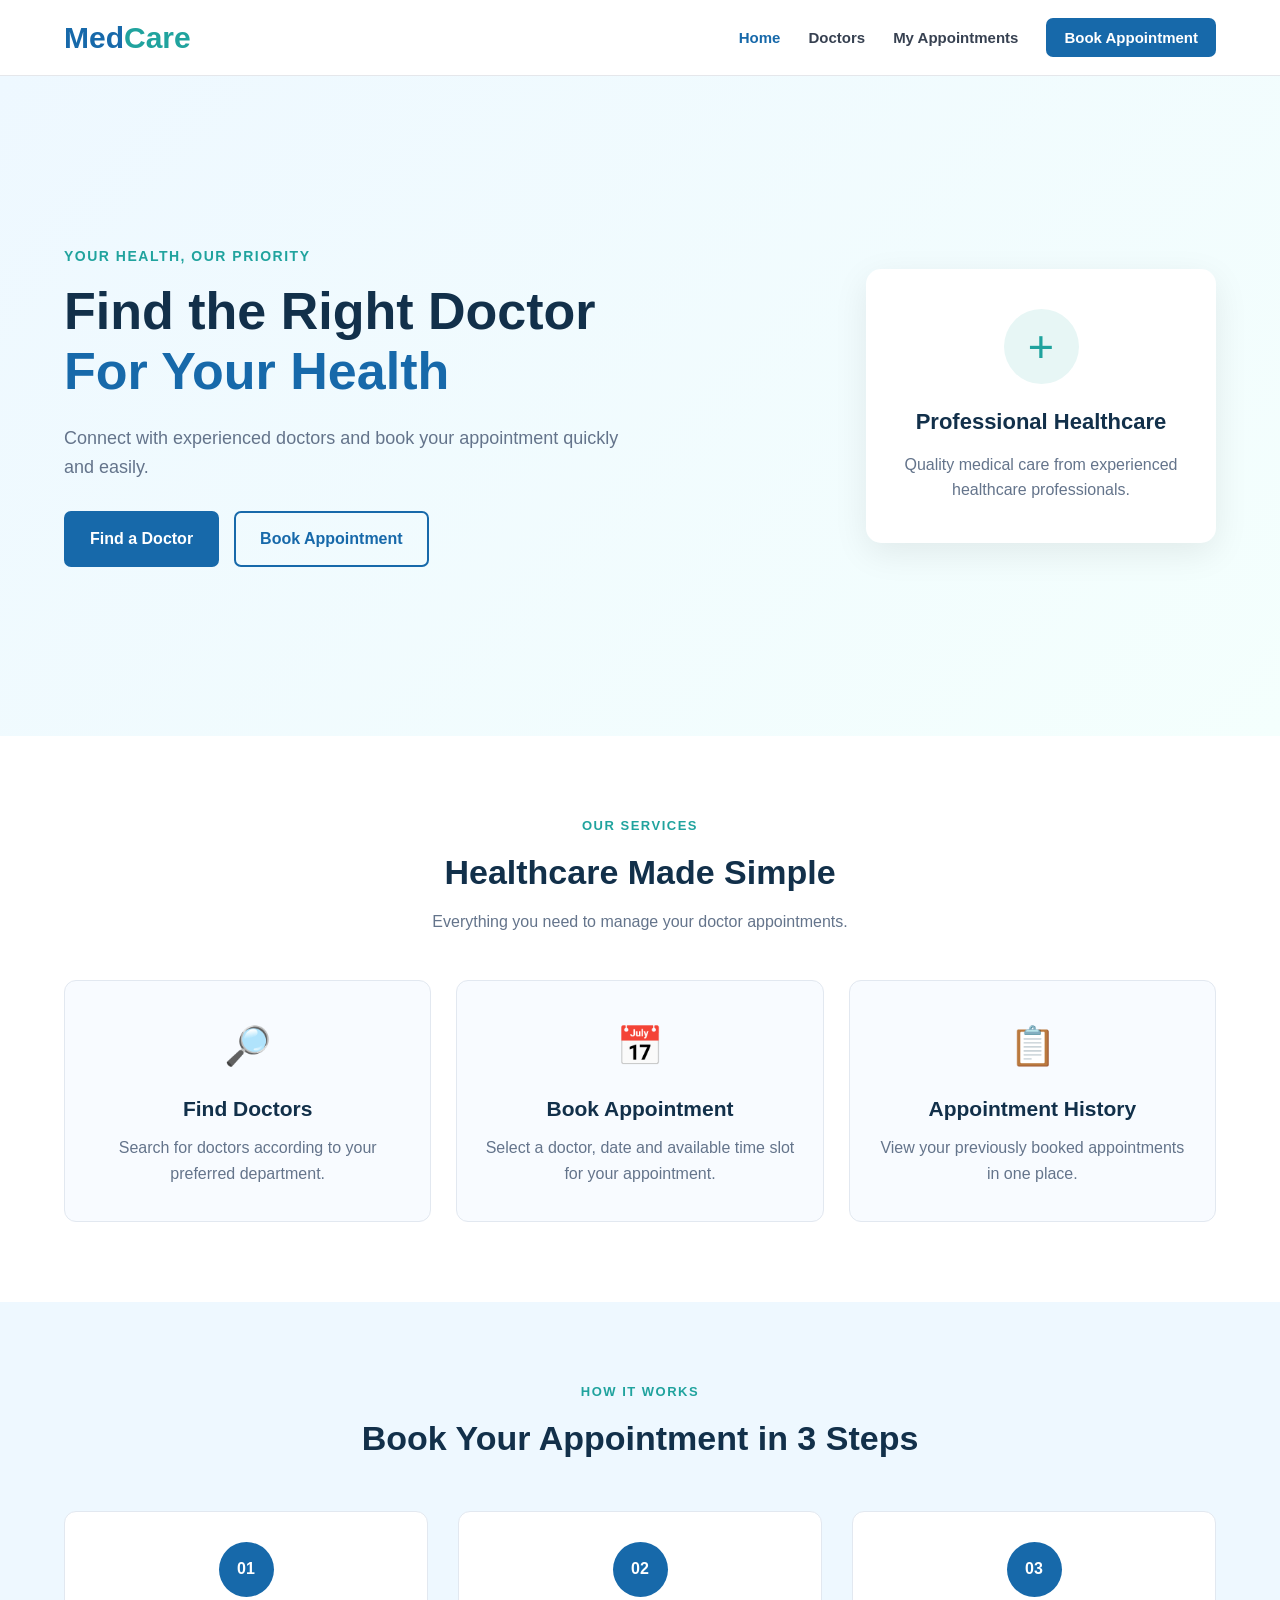
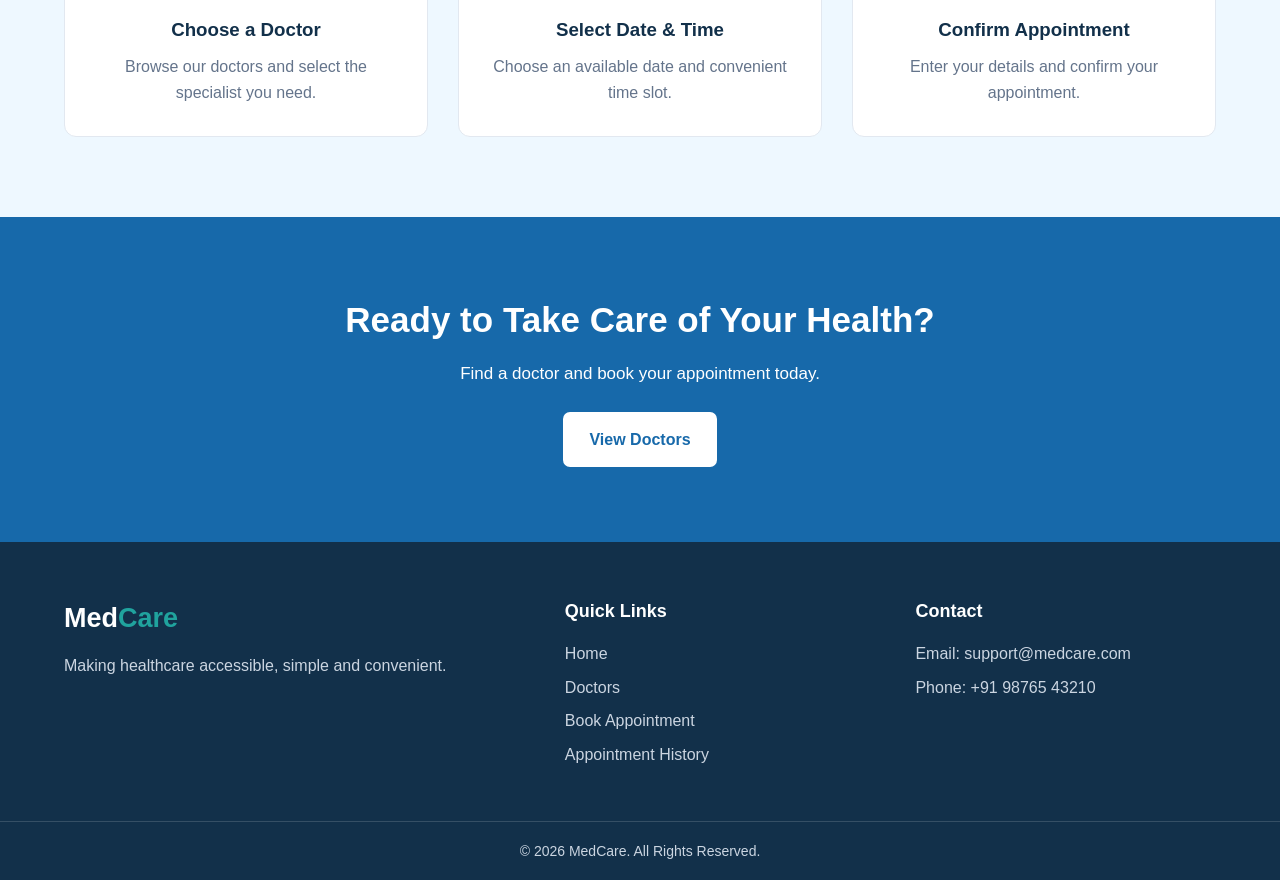
<file: Task 2/index.html>
<!DOCTYPE html>
<html lang="en">
<head>
    <meta charset="UTF-8">
    <meta name="viewport" content="width=device-width, initial-scale=1.0">

    <title>MedCare - Doctor Appointment Booking</title>

    <link rel="stylesheet" href="css/style.css">
</head>

<body>

    <!-- ================= NAVBAR ================= -->
    <header class="navbar">
        <div class="container nav-container">

            <a href="index.html" class="logo">
                Med<span>Care</span>
            </a>

            <nav>
                <ul class="nav-links">
                    <li>
                        <a href="index.html" class="active">Home</a>
                    </li>

                    <li>
                        <a href="doctors.html">Doctors</a>
                    </li>

                    <li>
                        <a href="history.html">My Appointments</a>
                    </li>

                    <li>
                        <a href="booking.html" class="nav-btn">
                            Book Appointment
                        </a>
                    </li>
                </ul>
            </nav>

        </div>
    </header>


    <!-- ================= HERO SECTION ================= -->
    <section class="hero">

        <div class="container hero-content">

            <div class="hero-text">

                <p class="hero-small-title">
                    YOUR HEALTH, OUR PRIORITY
                </p>

                <h1>
                    Find the Right Doctor<br>
                    <span>For Your Health</span>
                </h1>

                <p>
                    Connect with experienced doctors and book your
                    appointment quickly and easily.
                </p>

                <div class="hero-buttons">

                    <a href="doctors.html" class="btn">
                        Find a Doctor
                    </a>

                    <a href="booking.html" class="btn btn-outline">
                        Book Appointment
                    </a>

                </div>

            </div>


            <div class="hero-card">

                <div class="hero-icon">
                    +
                </div>

                <h3>
                    Professional Healthcare
                </h3>

                <p>
                    Quality medical care from experienced
                    healthcare professionals.
                </p>

            </div>

        </div>

    </section>


    <!-- ================= SERVICES ================= -->
    <section class="services">

        <div class="container">

            <div class="section-heading">

                <p>OUR SERVICES</p>

                <h2>
                    Healthcare Made Simple
                </h2>

                <span>
                    Everything you need to manage your doctor appointments.
                </span>

            </div>


            <div class="service-grid">

                <!-- Service 1 -->
                <div class="service-card">

                    <div class="service-icon">
                        🔎
                    </div>

                    <h3>
                        Find Doctors
                    </h3>

                    <p>
                        Search for doctors according to
                        your preferred department.
                    </p>

                </div>


                <!-- Service 2 -->
                <div class="service-card">

                    <div class="service-icon">
                        📅
                    </div>

                    <h3>
                        Book Appointment
                    </h3>

                    <p>
                        Select a doctor, date and available
                        time slot for your appointment.
                    </p>

                </div>


                <!-- Service 3 -->
                <div class="service-card">

                    <div class="service-icon">
                        📋
                    </div>

                    <h3>
                        Appointment History
                    </h3>

                    <p>
                        View your previously booked
                        appointments in one place.
                    </p>

                </div>

            </div>

        </div>

    </section>


    <!-- ================= HOW IT WORKS ================= -->
    <section class="how-it-works">

        <div class="container">

            <div class="section-heading">

                <p>HOW IT WORKS</p>

                <h2>
                    Book Your Appointment in 3 Steps
                </h2>

            </div>


            <div class="steps-grid">

                <!-- Step 1 -->
                <div class="step-card">

                    <div class="step-number">
                        01
                    </div>

                    <h3>
                        Choose a Doctor
                    </h3>

                    <p>
                        Browse our doctors and select
                        the specialist you need.
                    </p>

                </div>


                <!-- Step 2 -->
                <div class="step-card">

                    <div class="step-number">
                        02
                    </div>

                    <h3>
                        Select Date & Time
                    </h3>

                    <p>
                        Choose an available date and
                        convenient time slot.
                    </p>

                </div>


                <!-- Step 3 -->
                <div class="step-card">

                    <div class="step-number">
                        03
                    </div>

                    <h3>
                        Confirm Appointment
                    </h3>

                    <p>
                        Enter your details and confirm
                        your appointment.
                    </p>

                </div>

            </div>

        </div>

    </section>


    <!-- ================= CTA ================= -->
    <section class="cta">

        <div class="container">

            <h2>
                Ready to Take Care of Your Health?
            </h2>

            <p>
                Find a doctor and book your appointment today.
            </p>

            <a href="doctors.html" class="btn">
                View Doctors
            </a>

        </div>

    </section>


    <!-- ================= FOOTER ================= -->
    <footer class="footer">

        <div class="container footer-content">

            <div>
                <h3>
                    Med<span>Care</span>
                </h3>

                <p>
                    Making healthcare accessible,
                    simple and convenient.
                </p>
            </div>


            <div>
                <h4>
                    Quick Links
                </h4>

                <a href="index.html">
                    Home
                </a>

                <a href="doctors.html">
                    Doctors
                </a>

                <a href="booking.html">
                    Book Appointment
                </a>

                <a href="history.html">
                    Appointment History
                </a>

            </div>


            <div>
                <h4>
                    Contact
                </h4>

                <p>
                    Email: support@medcare.com
                </p>

                <p>
                    Phone: +91 98765 43210
                </p>

            </div>

        </div>


        <div class="footer-bottom">

            <p>
                © 2026 MedCare. All Rights Reserved.
            </p>

        </div>

    </footer>


    <!-- JavaScript -->
    <script src="js/script.js"></script>

</body>
</html>
</file>
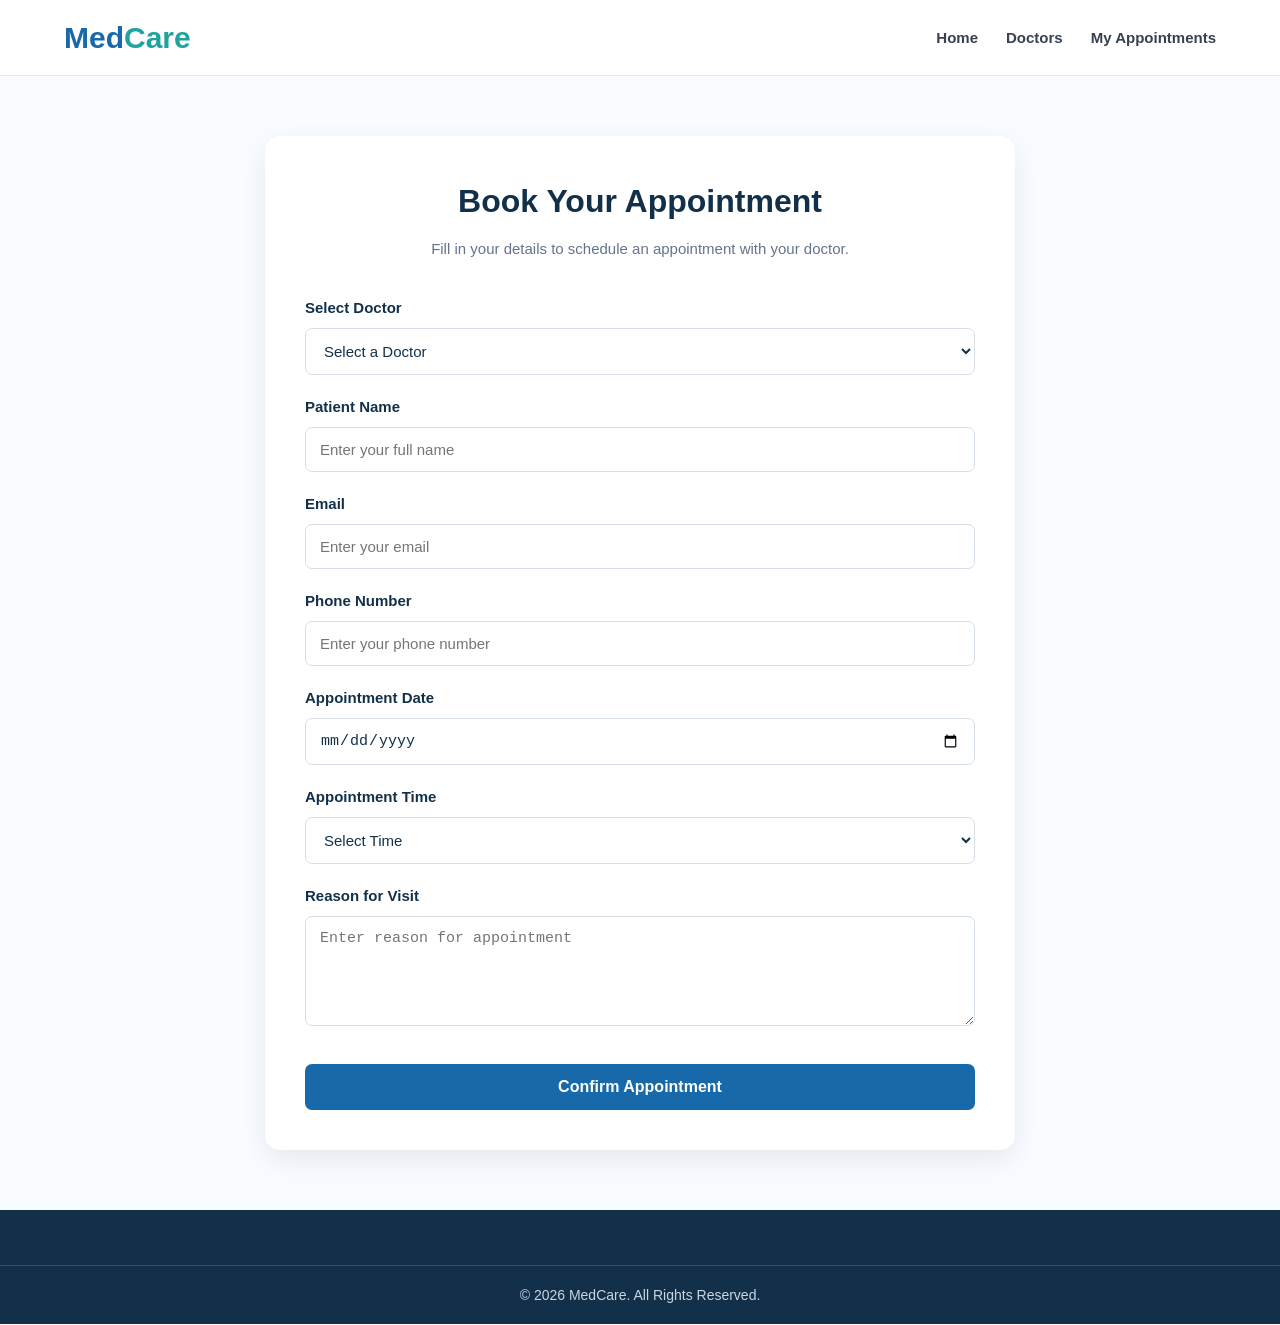
<file: Task 2/booking.html>
<!DOCTYPE html>
<html lang="en">

<head>

    <meta charset="UTF-8">

    <meta
        name="viewport"
        content="width=device-width, initial-scale=1.0"
    >

    <title>Book Appointment - MedCare</title>

    <link
        rel="stylesheet"
        href="css/style.css"
    >

</head>


<body>

    <!-- ================= NAVBAR ================= -->

    <header class="navbar">

        <div class="container nav-container">

            <a href="index.html" class="logo">
                Med<span>Care</span>
            </a>

            <nav>

                <ul class="nav-links">

                    <li>
                        <a href="index.html">
                            Home
                        </a>
                    </li>

                    <li>
                        <a href="doctors.html">
                            Doctors
                        </a>
                    </li>

                    <li>
                        <a href="history.html">
                            My Appointments
                        </a>
                    </li>

                </ul>

            </nav>

        </div>

    </header>


    <!-- ================= BOOKING SECTION ================= -->

    <section class="booking-section">

        <div class="container">

            <div class="booking-container">

                <div class="booking-heading">

                    <h1>
                        Book Your Appointment
                    </h1>

                    <p>
                        Fill in your details to schedule
                        an appointment with your doctor.
                    </p>

                </div>


                <form id="bookingForm">


                    <!-- Doctor -->

                    <div class="form-group">

                        <label for="doctor">
                            Select Doctor
                        </label>

                        <select
                            id="doctor"
                            name="doctor"
                            required
                        >

                            <option value="">
                                Select a Doctor
                            </option>

                            <option value="Dr. Rahul Sharma">
                                Dr. Rahul Sharma - Cardiology
                            </option>

                            <option value="Dr. Priya Verma">
                                Dr. Priya Verma - Dermatology
                            </option>

                            <option value="Dr. Amit Singh">
                                Dr. Amit Singh - Neurology
                            </option>

                            <option value="Dr. Neha Gupta">
                                Dr. Neha Gupta - Pediatrics
                            </option>

                            <option value="Dr. Arjun Mehta">
                                Dr. Arjun Mehta - Orthopedics
                            </option>

                            <option value="Dr. Sneha Kapoor">
                                Dr. Sneha Kapoor - Gynecology
                            </option>

                        </select>

                    </div>


                    <!-- Patient Name -->

                    <div class="form-group">

                        <label for="patientName">
                            Patient Name
                        </label>

                        <input
                            type="text"
                            id="patientName"
                            name="patientName"
                            placeholder="Enter your full name"
                            required
                        >

                    </div>


                    <!-- Email -->

                    <div class="form-group">

                        <label for="email">
                            Email
                        </label>

                        <input
                            type="email"
                            id="email"
                            name="email"
                            placeholder="Enter your email"
                            required
                        >

                    </div>


                    <!-- Phone -->

                    <div class="form-group">

                        <label for="phone">
                            Phone Number
                        </label>

                        <input
                            type="tel"
                            id="phone"
                            name="phone"
                            placeholder="Enter your phone number"
                            required
                        >

                    </div>


                    <!-- Date -->

                    <div class="form-group">

                        <label for="appointmentDate">
                            Appointment Date
                        </label>

                        <input
                            type="date"
                            id="appointmentDate"
                            name="appointmentDate"
                            required
                        >

                    </div>


                    <!-- Time -->

                    <div class="form-group">

                        <label for="appointmentTime">
                            Appointment Time
                        </label>

                        <select
                            id="appointmentTime"
                            name="appointmentTime"
                            required
                        >

                            <option value="">
                                Select Time
                            </option>

                            <option value="09:00 AM">
                                09:00 AM
                            </option>

                            <option value="10:00 AM">
                                10:00 AM
                            </option>

                            <option value="11:00 AM">
                                11:00 AM
                            </option>

                            <option value="12:00 PM">
                                12:00 PM
                            </option>

                            <option value="02:00 PM">
                                02:00 PM
                            </option>

                            <option value="03:00 PM">
                                03:00 PM
                            </option>

                            <option value="04:00 PM">
                                04:00 PM
                            </option>

                            <option value="05:00 PM">
                                05:00 PM
                            </option>

                        </select>

                    </div>


                    <!-- Reason -->

                    <div class="form-group">

                        <label for="reason">
                            Reason for Visit
                        </label>

                        <textarea
                            id="reason"
                            name="reason"
                            rows="4"
                            placeholder="Enter reason for appointment"
                        ></textarea>

                    </div>


                    <!-- Submit -->

                    <button
                        type="submit"
                        class="btn booking-btn"
                    >
                        Confirm Appointment
                    </button>


                </form>

            </div>

        </div>

    </section>


    <!-- ================= FOOTER ================= -->

    <footer class="footer">

        <div class="footer-bottom">

            <p>
                © 2026 MedCare. All Rights Reserved.
            </p>

        </div>

    </footer>


    <!-- Booking JavaScript -->

    <script src="js/booking.js"></script>

</body>

</html>
</file>
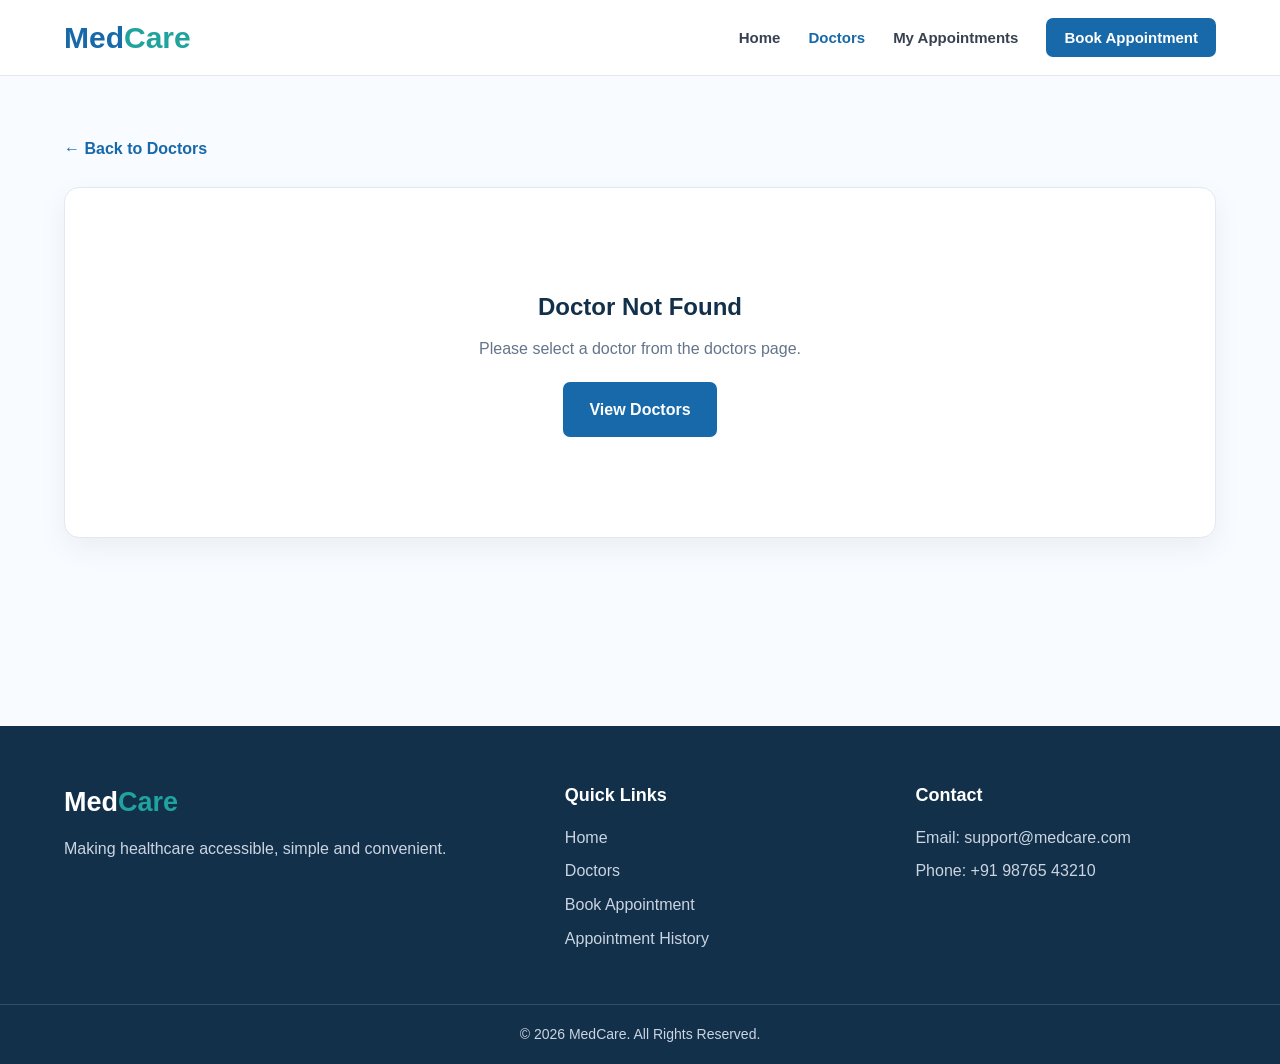
<file: Task 2/doctor-details.html>
<!DOCTYPE html>
<html lang="en">

<head>

    <meta charset="UTF-8">

    <meta
        name="viewport"
        content="width=device-width, initial-scale=1.0"
    >

    <title>Doctor Details - MedCare</title>

    <link
        rel="stylesheet"
        href="css/style.css"
    >

</head>


<body>


    <!-- ================= NAVBAR ================= -->

    <header class="navbar">

        <div class="container nav-container">

            <a href="index.html" class="logo">
                Med<span>Care</span>
            </a>


            <nav>

                <ul class="nav-links">

                    <li>
                        <a href="index.html">
                            Home
                        </a>
                    </li>

                    <li>
                        <a
                            href="doctors.html"
                            class="active"
                        >
                            Doctors
                        </a>
                    </li>

                    <li>
                        <a href="history.html">
                            My Appointments
                        </a>
                    </li>

                    <li>
                        <a
                            href="booking.html"
                            class="nav-btn"
                        >
                            Book Appointment
                        </a>
                    </li>

                </ul>

            </nav>

        </div>

    </header>



    <!-- ================= DOCTOR DETAILS ================= -->

    <section class="doctor-details-section">

        <div class="container">


            <!-- Back Button -->

            <a
                href="doctors.html"
                class="back-link"
            >
                ← Back to Doctors
            </a>


            <!-- Details Card -->

            <div
                class="doctor-details-card"
                id="doctorDetails"
            >

                <!-- JavaScript will load doctor details here -->

            </div>

        </div>

    </section>



    <!-- ================= FOOTER ================= -->

    <footer class="footer">

        <div class="container footer-content">


            <div>

                <h3>
                    Med<span>Care</span>
                </h3>

                <p>
                    Making healthcare accessible,
                    simple and convenient.
                </p>

            </div>


            <div>

                <h4>
                    Quick Links
                </h4>

                <a href="index.html">
                    Home
                </a>

                <a href="doctors.html">
                    Doctors
                </a>

                <a href="booking.html">
                    Book Appointment
                </a>

                <a href="history.html">
                    Appointment History
                </a>

            </div>


            <div>

                <h4>
                    Contact
                </h4>

                <p>
                    Email: support@medcare.com
                </p>

                <p>
                    Phone: +91 98765 43210
                </p>

            </div>


        </div>


        <div class="footer-bottom">

            <p>
                © 2026 MedCare. All Rights Reserved.
            </p>

        </div>

    </footer>



    <!-- JavaScript -->

    <script src="js/details.js"></script>

</body>

</html>
</file>
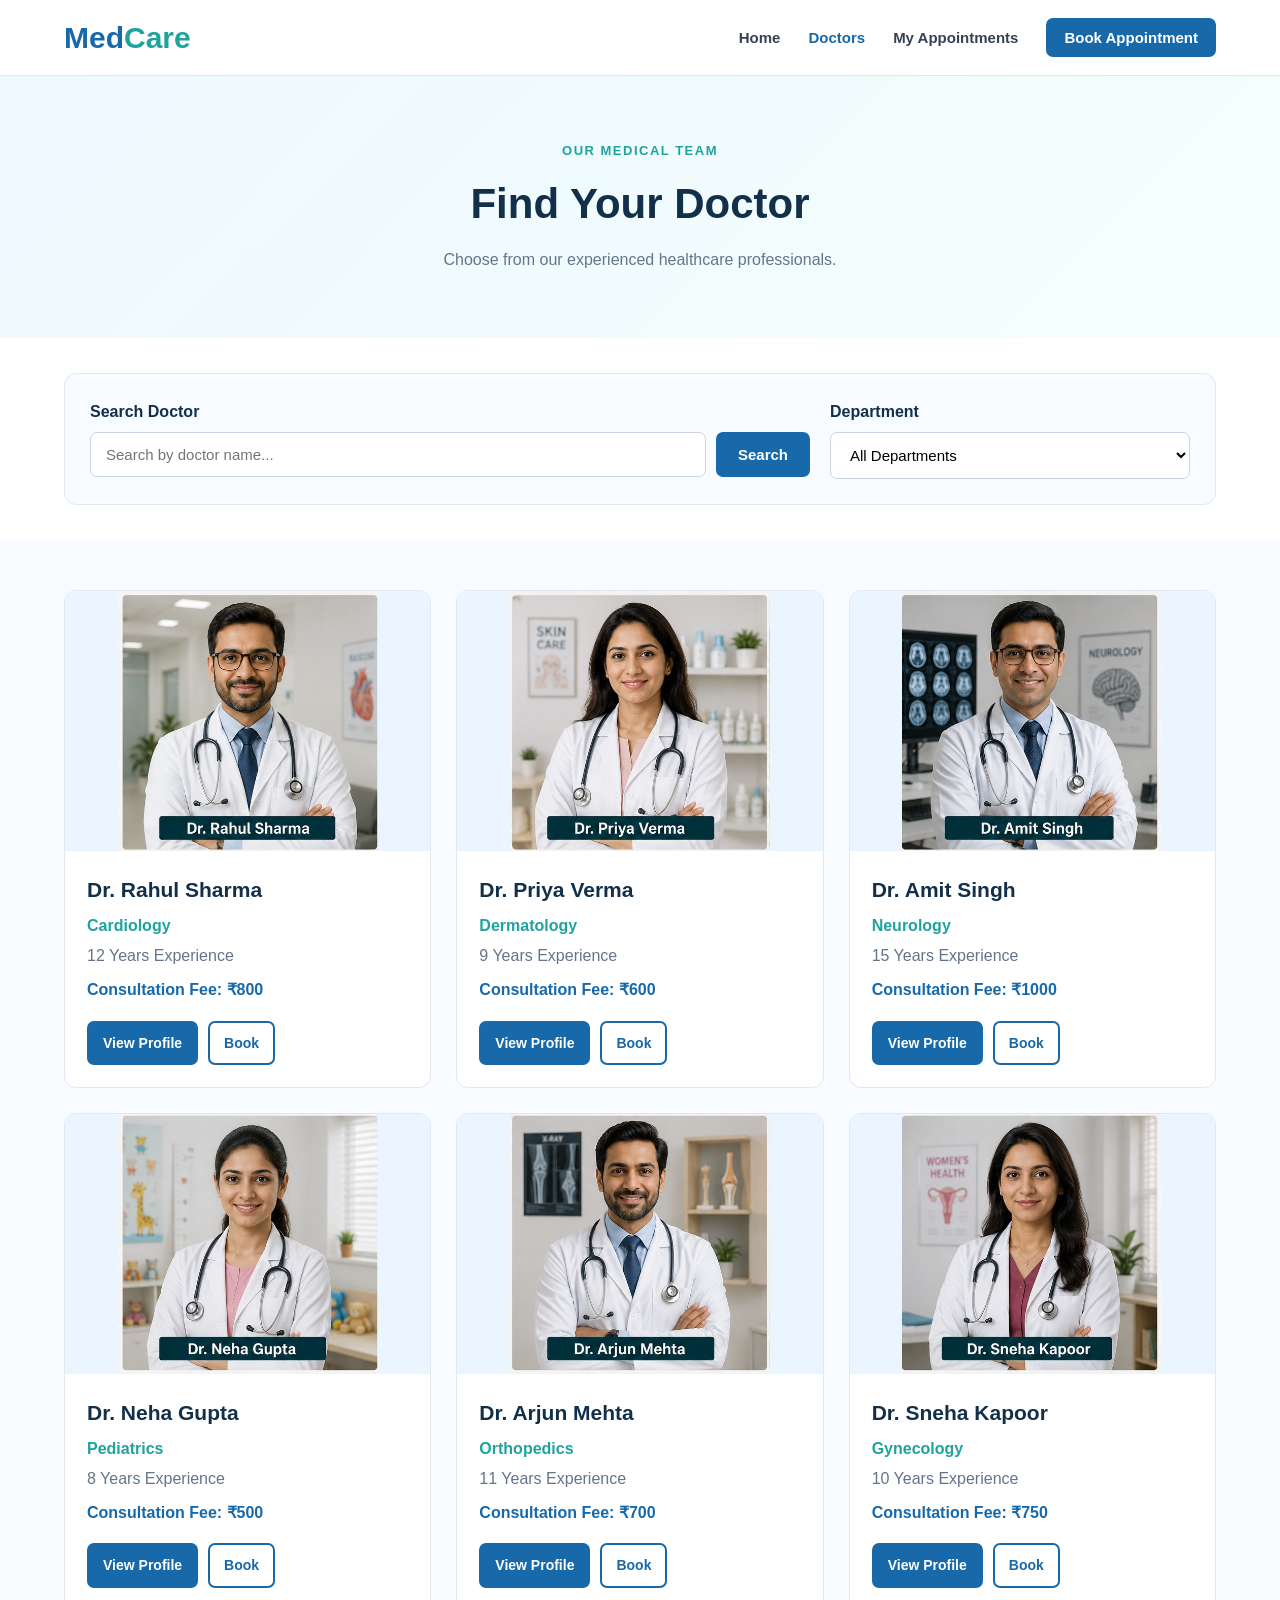
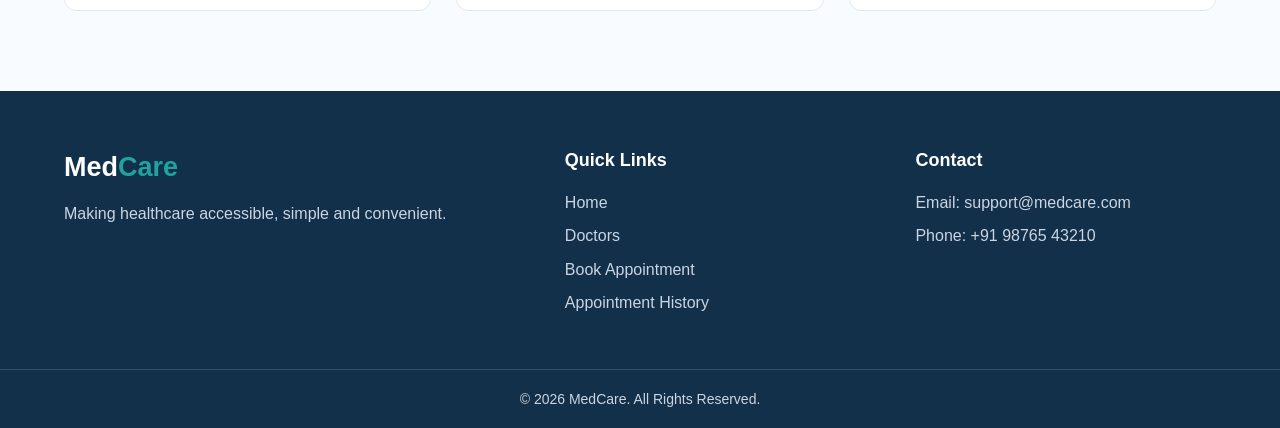
<file: Task 2/doctors.html>
<!DOCTYPE html>
<html lang="en">
<head>
    <meta charset="UTF-8">
    <meta name="viewport" content="width=device-width, initial-scale=1.0">

    <title>MedCare - Our Doctors</title>

    <link rel="stylesheet" href="css/style.css">
</head>

<body>

    <!-- ================= NAVBAR ================= -->

    <header class="navbar">

        <div class="container nav-container">

            <a href="index.html" class="logo">
                Med<span>Care</span>
            </a>

            <nav>
                <ul class="nav-links">

                    <li>
                        <a href="index.html">
                            Home
                        </a>
                    </li>

                    <li>
                        <a href="doctors.html" class="active">
                            Doctors
                        </a>
                    </li>

                    <li>
                        <a href="history.html">
                            My Appointments
                        </a>
                    </li>

                    <li>
                        <a href="booking.html" class="nav-btn">
                            Book Appointment
                        </a>
                    </li>

                </ul>
            </nav>

        </div>

    </header>


    <!-- ================= PAGE HEADER ================= -->

    <section class="page-header">

        <div class="container">

            <p>OUR MEDICAL TEAM</p>

            <h1>
                Find Your Doctor
            </h1>

            <span>
                Choose from our experienced healthcare professionals.
            </span>

        </div>

    </section>


    <!-- ================= SEARCH & FILTER ================= -->

    <section class="doctor-search-section">

        <div class="container">

            <div class="search-filter-box">

                <!-- Search -->

                <div class="search-box">

    <label for="doctorSearch">
        Search Doctor
    </label>

    <div class="search-input-group">

        <input
            type="text"
            id="doctorSearch"
            placeholder="Search by doctor name..."
        >

        <button
            type="button"
            id="searchDoctorBtn"
            class="search-btn"
        >
            Search
        </button>

    </div>

</div>


                <!-- Department -->

                <div class="filter-box">

                    <label for="departmentFilter">
                        Department
                    </label>

                    <select id="departmentFilter">

                        <option value="all">
                            All Departments
                        </option>

                        <option value="Cardiology">
                            Cardiology
                        </option>

                        <option value="Dermatology">
                            Dermatology
                        </option>

                        <option value="Neurology">
                            Neurology
                        </option>

                        <option value="Orthopedics">
                            Orthopedics
                        </option>

                        <option value="Pediatrics">
                            Pediatrics
                        </option>

                        <option value="Gynecology">
                            Gynecology
                        </option>

                    </select>

                </div>

            </div>

        </div>

    </section>


    <!-- ================= DOCTORS ================= -->

    <section class="doctors-section">

        <div class="container">

            <div
                class="doctor-grid"
                id="doctorGrid"
            >


                <!-- ================= DOCTOR 1 ================= -->

                <div
                    class="doctor-card"
                    data-name="Dr. Rahul Sharma"
                    data-department="Cardiology"
                >

                    <div class="doctor-image">
                        <img src="assets/rahul.jpg" alt="Dr. Rahul Sharma">
                    </div>

                    <div class="doctor-info">

                        <h3>
                            Dr. Rahul Sharma
                        </h3>

                        <p class="doctor-department">
                            Cardiology
                        </p>

                        <p>
                            12 Years Experience
                        </p>

                        <p class="doctor-fee">
                            Consultation Fee: ₹800
                        </p>

                        <div class="doctor-buttons">

                            <a
                                href="doctor-details.html?id=rahul"
                                class="btn small-btn"
                            >
                                View Profile
                            </a>

                            <a
                                href="booking.html?doctor=rahul"
                                class="btn btn-outline small-btn"
                            >
                                Book
                            </a>

                        </div>

                    </div>

                </div>


                <!-- ================= DOCTOR 2 ================= -->

                <div
                    class="doctor-card"
                    data-name="Dr. Priya Verma"
                    data-department="Dermatology"
                >

                    <div class="doctor-image">
                        <div class="doctor-image">
    <img src="assets/priya.jpg" alt="Dr. Priya Verma">
</div>
                    </div>

                    <div class="doctor-info">

                        <h3>
                            Dr. Priya Verma
                        </h3>

                        <p class="doctor-department">
                            Dermatology
                        </p>

                        <p>
                            9 Years Experience
                        </p>

                        <p class="doctor-fee">
                            Consultation Fee: ₹600
                        </p>

                        <div class="doctor-buttons">

                            <a
                                href="doctor-details.html?id=priya"
                                class="btn small-btn"
                            >
                                View Profile
                            </a>

                            <a
                                href="booking.html?doctor=priya"
                                class="btn btn-outline small-btn"
                            >
                                Book
                            </a>

                        </div>

                    </div>

                </div>


                <!-- ================= DOCTOR 3 ================= -->

                <div
                    class="doctor-card"
                    data-name="Dr. Amit Singh"
                    data-department="Neurology"
                >

                    <div class="doctor-image">
                        <img src="assets/amit.jpg" alt="Dr. Amit Singh">
                    </div>

                    <div class="doctor-info">

                        <h3>
                            Dr. Amit Singh
                        </h3>

                        <p class="doctor-department">
                            Neurology
                        </p>

                        <p>
                            15 Years Experience
                        </p>

                        <p class="doctor-fee">
                            Consultation Fee: ₹1000
                        </p>

                        <div class="doctor-buttons">

                            <a
                                href="doctor-details.html?id=amit"
                                class="btn small-btn"
                            >
                                View Profile
                            </a>

                            <a
                                href="booking.html?doctor=amit"
                                class="btn btn-outline small-btn"
                            >
                                Book
                            </a>

                        </div>

                    </div>

                </div>


                <!-- ================= DOCTOR 4 ================= -->

                <div
                    class="doctor-card"
                    data-name="Dr. Neha Gupta"
                    data-department="Pediatrics"
                >

                    <div class="doctor-image">
                        <div class="doctor-image">
    <img src="assets/neha.jpg" alt="Dr. Neha Gupta">
</div>
                    </div>

                    <div class="doctor-info">

                        <h3>
                            Dr. Neha Gupta
                        </h3>

                        <p class="doctor-department">
                            Pediatrics
                        </p>

                        <p>
                            8 Years Experience
                        </p>

                        <p class="doctor-fee">
                            Consultation Fee: ₹500
                        </p>

                        <div class="doctor-buttons">

                            <a
                                href="doctor-details.html?id=neha"
                                class="btn small-btn"
                            >
                                View Profile
                            </a>

                            <a
                                href="booking.html?doctor=neha"
                                class="btn btn-outline small-btn"
                            >
                                Book
                            </a>

                        </div>

                    </div>

                </div>


                <!-- ================= DOCTOR 5 ================= -->

                <div
                    class="doctor-card"
                    data-name="Dr. Arjun Mehta"
                    data-department="Orthopedics"
                >

                    <div class="doctor-image">
                        <div class="doctor-image">
    <img src="assets/arjun.jpg" alt="Dr. Arjun Mehta">
</div>
                    </div>

                    <div class="doctor-info">

                        <h3>
                            Dr. Arjun Mehta
                        </h3>

                        <p class="doctor-department">
                            Orthopedics
                        </p>

                        <p>
                            11 Years Experience
                        </p>

                        <p class="doctor-fee">
                            Consultation Fee: ₹700
                        </p>

                        <div class="doctor-buttons">

                            <a
                                href="doctor-details.html?id=arjun"
                                class="btn small-btn"
                            >
                                View Profile
                            </a>

                            <a
                                href="booking.html?doctor=arjun"
                                class="btn btn-outline small-btn"
                            >
                                Book
                            </a>

                        </div>

                    </div>

                </div>


                <!-- ================= DOCTOR 6 ================= -->

                <div
                    class="doctor-card"
                    data-name="Dr. Sneha Kapoor"
                    data-department="Gynecology"
                >

                    <div class="doctor-image">
                        <div class="doctor-image">
    <img src="assets/sneha.jpg" alt="Dr. Sneha Kapoor">
</div>
                    </div>

                    <div class="doctor-info">

                        <h3>
                            Dr. Sneha Kapoor
                        </h3>

                        <p class="doctor-department">
                            Gynecology
                        </p>

                        <p>
                            10 Years Experience
                        </p>

                        <p class="doctor-fee">
                            Consultation Fee: ₹750
                        </p>

                        <div class="doctor-buttons">

                            <a
                                href="doctor-details.html?id=sneha"
                                class="btn small-btn"
                            >
                                View Profile
                            </a>

                            <a
                                href="booking.html?doctor=sneha"
                                class="btn btn-outline small-btn"
                            >
                                Book
                            </a>

                        </div>

                    </div>

                </div>


            </div>


            <!-- No Result Message -->

            <p
                id="noDoctorMessage"
                class="no-doctor-message"
            >
                No doctors found.
            </p>

        </div>

    </section>


    <!-- ================= FOOTER ================= -->

    <footer class="footer">

        <div class="container footer-content">

            <div>

                <h3>
                    Med<span>Care</span>
                </h3>

                <p>
                    Making healthcare accessible,
                    simple and convenient.
                </p>

            </div>


            <div>

                <h4>
                    Quick Links
                </h4>

                <a href="index.html">
                    Home
                </a>

                <a href="doctors.html">
                    Doctors
                </a>

                <a href="booking.html">
                    Book Appointment
                </a>

                <a href="history.html">
                    Appointment History
                </a>

            </div>


            <div>

                <h4>
                    Contact
                </h4>

                <p>
                    Email: support@medcare.com
                </p>

                <p>
                    Phone: +91 98765 43210
                </p>

            </div>

        </div>


        <div class="footer-bottom">

            <p>
                © 2026 MedCare. All Rights Reserved.
            </p>

        </div>

    </footer>


    <!-- JavaScript -->

    <script src="js/script.js"></script>

</body>
</html>
</file>
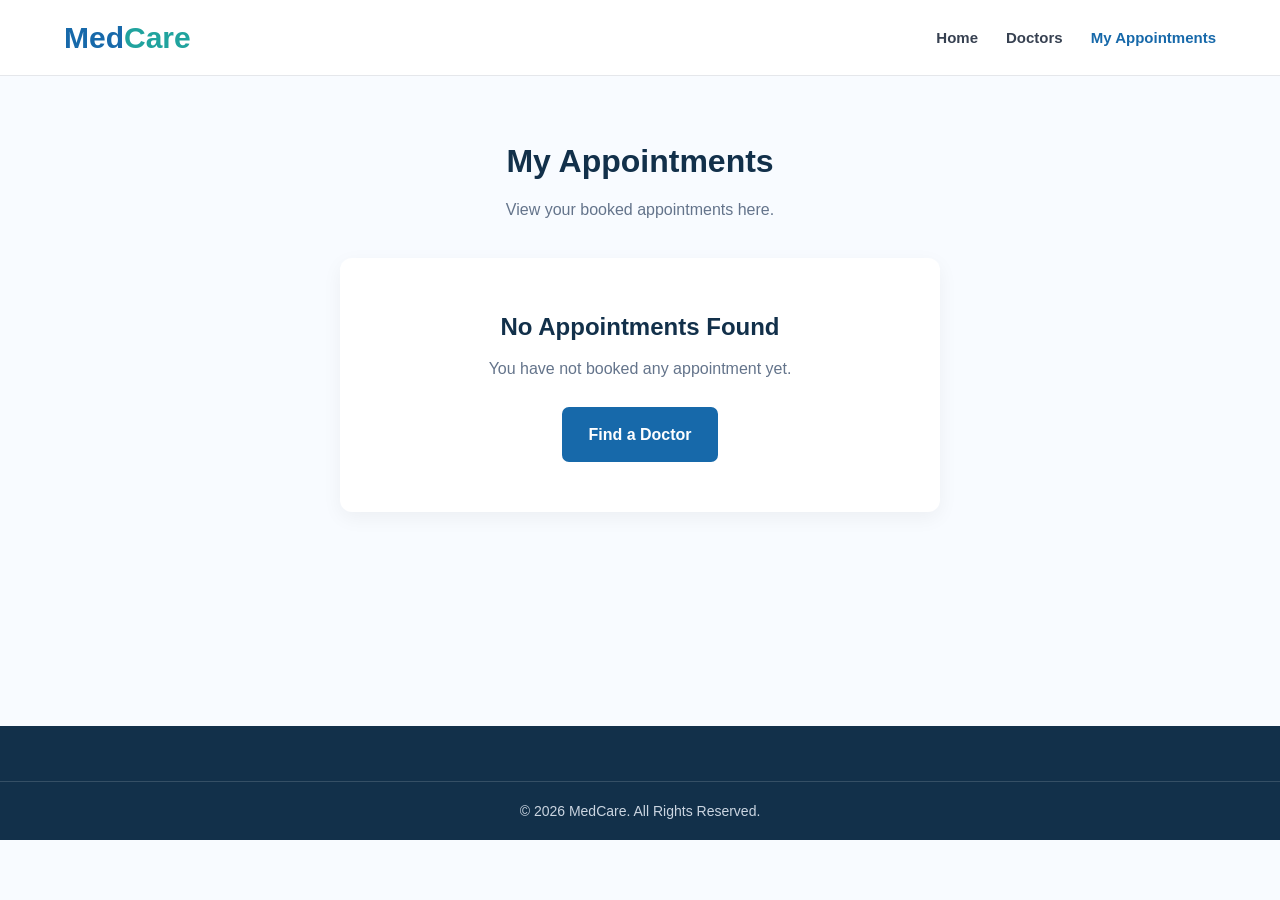
<file: Task 2/history.html>
<!DOCTYPE html>
<html lang="en">

<head>

    <meta charset="UTF-8">

    <meta
        name="viewport"
        content="width=device-width, initial-scale=1.0"
    >

    <title>Appointment History - MedCare</title>

    <link
        rel="stylesheet"
        href="css/style.css"
    >

</head>


<body>

    <!-- ================= NAVBAR ================= -->

    <header class="navbar">

        <div class="container nav-container">

            <a href="index.html" class="logo">
                Med<span>Care</span>
            </a>

            <nav>

                <ul class="nav-links">

                    <li>
                        <a href="index.html">
                            Home
                        </a>
                    </li>

                    <li>
                        <a href="doctors.html">
                            Doctors
                        </a>
                    </li>

                    <li>
                        <a
                            href="history.html"
                            class="active"
                        >
                            My Appointments
                        </a>
                    </li>

                </ul>

            </nav>

        </div>

    </header>


    <!-- ================= HISTORY ================= -->

    <section class="history-section">

        <div class="container">

            <div class="history-heading">

                <h1>
                    My Appointments
                </h1>

                <p>
                    View your booked appointments here.
                </p>

            </div>


            <div
                id="appointmentList"
                class="appointment-list"
            >

                <!-- Appointments will appear here -->

            </div>

        </div>

    </section>


    <!-- ================= FOOTER ================= -->

    <footer class="footer">

        <div class="footer-bottom">

            <p>
                © 2026 MedCare. All Rights Reserved.
            </p>

        </div>

    </footer>


    <script src="js/history.js"></script>

</body>

</html>
</file>
<file: Task 2/css/style.css>
/* =========================
   RESET
========================= */

* {
    margin: 0;
    padding: 0;
    box-sizing: border-box;
}

html {
    scroll-behavior: smooth;
}

body {
    font-family: Arial, Helvetica, sans-serif;
    line-height: 1.6;
    background: #f8fbff;
    color: #1f2937;
}

a {
    text-decoration: none;
    color: inherit;
}

ul {
    list-style: none;
}

.container {
    width: 90%;
    max-width: 1200px;
    margin: auto;
}


/* =========================
   NAVBAR
========================= */

.navbar {
    background: #ffffff;
    border-bottom: 1px solid #e5e7eb;
    position: sticky;
    top: 0;
    z-index: 1000;
}

.nav-container {
    min-height: 75px;
    display: flex;
    align-items: center;
    justify-content: space-between;
}

.logo {
    font-size: 30px;
    font-weight: 700;
    color: #1769aa;
}

.logo span,
.footer span {
    color: #20a39e;
}

.nav-links {
    display: flex;
    align-items: center;
    gap: 28px;
}

.nav-links a {
    color: #374151;
    font-size: 15px;
    font-weight: 600;
    transition: 0.3s;
}

.nav-links a:hover,
.nav-links a.active {
    color: #1769aa;
}

.nav-links .nav-btn {
    background: #1769aa;
    color: white;
    padding: 11px 18px;
    border-radius: 7px;
}

.nav-links .nav-btn:hover {
    background: #12558a;
    color: white;
}


/* =========================
   BUTTON
========================= */

.btn {
    display: inline-block;
    background: #1769aa;
    color: white;
    padding: 13px 24px;
    border-radius: 7px;
    font-weight: 600;
    border: 2px solid #1769aa;
    transition: 0.3s;
}

.btn:hover {
    background: #12558a;
    border-color: #12558a;
}

.btn-outline {
    background: transparent;
    color: #1769aa;
}

.btn-outline:hover {
    background: #1769aa;
    color: white;
}


/* =========================
   HERO
========================= */

.hero {
    background: linear-gradient(135deg, #eef8ff, #f4fffd);
    padding: 90px 0;
}

.hero-content {
    min-height: 480px;
    display: flex;
    align-items: center;
    justify-content: space-between;
    gap: 60px;
}

.hero-text {
    width: 58%;
}

.hero-small-title {
    color: #20a39e;
    font-size: 14px;
    font-weight: 700;
    letter-spacing: 1.5px;
    margin-bottom: 15px;
}

.hero-text h1 {
    font-size: 52px;
    line-height: 1.15;
    color: #12304a;
    margin-bottom: 22px;
}

.hero-text h1 span {
    color: #1769aa;
}

.hero-text > p:not(.hero-small-title) {
    color: #64748b;
    font-size: 18px;
    max-width: 580px;
    margin-bottom: 30px;
}

.hero-buttons {
    display: flex;
    gap: 15px;
    flex-wrap: wrap;
}

.hero-card {
    width: 350px;
    background: white;
    padding: 40px 30px;
    border-radius: 15px;
    text-align: center;
    box-shadow: 0 10px 35px rgba(0, 0, 0, 0.08);
}

.hero-icon {
    width: 75px;
    height: 75px;
    margin: 0 auto 20px;
    background: #e7f6f5;
    color: #20a39e;
    border-radius: 50%;
    display: flex;
    align-items: center;
    justify-content: center;
    font-size: 45px;
    font-weight: 300;
}

.hero-card h3 {
    color: #12304a;
    margin-bottom: 12px;
    font-size: 22px;
}

.hero-card p {
    color: #64748b;
}


/* =========================
   SECTION HEADING
========================= */

.section-heading {
    text-align: center;
    margin-bottom: 45px;
}

.section-heading p {
    color: #20a39e;
    font-size: 13px;
    font-weight: 700;
    letter-spacing: 1.5px;
    margin-bottom: 8px;
}

.section-heading h2 {
    color: #12304a;
    font-size: 34px;
    margin-bottom: 10px;
}

.section-heading span {
    color: #64748b;
}


/* =========================
   SERVICES
========================= */

.services {
    padding: 80px 0;
    background: #ffffff;
}

.service-grid {
    display: grid;
    grid-template-columns: repeat(3, 1fr);
    gap: 25px;
}

.service-card {
    background: #f8fbff;
    padding: 35px 25px;
    border: 1px solid #e2e8f0;
    border-radius: 12px;
    text-align: center;
    transition: 0.3s;
}

.service-card:hover {
    transform: translateY(-5px);
    box-shadow: 0 10px 25px rgba(0, 0, 0, 0.07);
}

.service-icon {
    font-size: 38px;
    margin-bottom: 15px;
}

.service-card h3 {
    color: #12304a;
    margin-bottom: 10px;
    font-size: 21px;
}

.service-card p {
    color: #64748b;
}


/* =========================
   HOW IT WORKS
========================= */

.how-it-works {
    padding: 80px 0;
    background: #eef8ff;
}

.steps-grid {
    display: grid;
    grid-template-columns: repeat(3, 1fr);
    gap: 30px;
}

.step-card {
    background: white;
    padding: 30px;
    border-radius: 12px;
    text-align: center;
    border: 1px solid #e2e8f0;
}

.step-number {
    width: 55px;
    height: 55px;
    margin: 0 auto 18px;
    border-radius: 50%;
    background: #1769aa;
    color: white;
    display: flex;
    align-items: center;
    justify-content: center;
    font-weight: 700;
}

.step-card h3 {
    color: #12304a;
    margin-bottom: 10px;
}

.step-card p {
    color: #64748b;
}


/* =========================
   CTA
========================= */

.cta {
    padding: 75px 20px;
    background: #1769aa;
    color: white;
    text-align: center;
}

.cta h2 {
    font-size: 35px;
    margin-bottom: 12px;
}

.cta p {
    margin-bottom: 25px;
    font-size: 17px;
}

.cta .btn {
    background: white;
    color: #1769aa;
    border-color: white;
}

.cta .btn:hover {
    background: #eaf5ff;
}


/* =========================
   FOOTER
========================= */

.footer {
    background: #12304a;
    color: white;
    padding-top: 55px;
}

.footer-content {
    display: grid;
    grid-template-columns: 1.5fr 1fr 1fr;
    gap: 50px;
    padding-bottom: 45px;
}

.footer h3 {
    font-size: 27px;
    margin-bottom: 12px;
}

.footer h4 {
    font-size: 18px;
    margin-bottom: 15px;
}

.footer p {
    color: #cbd5e1;
    margin-bottom: 8px;
}

.footer-content a {
    display: block;
    color: #cbd5e1;
    margin-bottom: 8px;
    transition: 0.3s;
}

.footer-content a:hover {
    color: white;
}

.footer-bottom {
    border-top: 1px solid rgba(255, 255, 255, 0.15);
    text-align: center;
    padding: 18px;
}

.footer-bottom p {
    margin: 0;
    font-size: 14px;
}


/* =========================
   RESPONSIVE - TABLET
========================= */

@media (max-width: 900px) {

    .nav-links {
        gap: 15px;
    }

    .nav-links a {
        font-size: 13px;
    }

    .hero-content {
        gap: 30px;
    }

    .hero-text {
        width: 55%;
    }

    .hero-text h1 {
        font-size: 40px;
    }

    .hero-card {
        width: 320px;
    }

    .service-grid,
    .steps-grid {
        grid-template-columns: repeat(2, 1fr);
    }

    .footer-content {
        grid-template-columns: 1fr 1fr;
    }
}


/* =========================
   RESPONSIVE - MOBILE
========================= */

@media (max-width: 650px) {

    .nav-container {
        flex-direction: column;
        padding: 18px 0;
        gap: 15px;
    }

    .nav-links {
        flex-wrap: wrap;
        justify-content: center;
        gap: 12px;
    }

    .nav-links .nav-btn {
        padding: 8px 12px;
    }

    .hero {
        padding: 55px 0;
    }

    .hero-content {
        flex-direction: column;
        text-align: center;
    }

    .hero-text {
        width: 100%;
    }

    .hero-text h1 {
        font-size: 36px;
    }

    .hero-text > p:not(.hero-small-title) {
        font-size: 16px;
    }

    .hero-buttons {
        justify-content: center;
    }

    .hero-card {
        width: 100%;
        max-width: 360px;
    }

    .section-heading h2 {
        font-size: 28px;
    }

    .service-grid,
    .steps-grid {
        grid-template-columns: 1fr;
    }

    .footer-content {
        grid-template-columns: 1fr;
        text-align: center;
        gap: 30px;
    }

    .cta h2 {
        font-size: 28px;
    }
}

/* =========================
   DOCTORS PAGE
========================= */

.page-header {
    background: linear-gradient(135deg, #eef8ff, #f4fffd);
    text-align: center;
    padding: 65px 20px;
}

.page-header p {
    color: #20a39e;
    font-size: 13px;
    font-weight: 700;
    letter-spacing: 1.5px;
    margin-bottom: 8px;
}

.page-header h1 {
    color: #12304a;
    font-size: 42px;
    margin-bottom: 10px;
}

.page-header span {
    color: #64748b;
}


/* =========================
   SEARCH
========================= */

.doctor-search-section {
    background: white;
    padding: 35px 0;
}

.search-filter-box {
    display: grid;
    grid-template-columns: 2fr 1fr;
    gap: 20px;
    background: #f8fbff;
    padding: 25px;
    border-radius: 12px;
    border: 1px solid #e2e8f0;
}

.search-box,
.filter-box {
    display: flex;
    flex-direction: column;
    gap: 8px;
}

.search-box label,
.filter-box label {
    font-weight: 600;
    color: #12304a;
}

.search-box input,
.filter-box select {
    width: 100%;
    padding: 13px 15px;
    border: 1px solid #cbd5e1;
    border-radius: 7px;
    font-size: 15px;
    outline: none;
    background: white;
}

.search-box input:focus,
.filter-box select:focus {
    border-color: #1769aa;
}


/* =========================
   DOCTOR GRID
========================= */

.doctors-section {
    padding: 50px 0 80px;
    background: #f8fbff;
}

.doctor-grid {
    display: grid;
    grid-template-columns: repeat(3, 1fr);
    gap: 25px;
}

.doctor-card {
    background: white;
    border: 1px solid #e2e8f0;
    border-radius: 12px;
    overflow: hidden;
    transition: 0.3s;
}

.doctor-card:hover {
    transform: translateY(-5px);
    box-shadow: 0 12px 30px rgba(0, 0, 0, 0.08);
}

.doctor-image {
    height: 190px;
    background: #eaf5ff;
    display: flex;
    align-items: center;
    justify-content: center;
    font-size: 85px;
}

.doctor-info {
    padding: 22px;
}

.doctor-info h3 {
    color: #12304a;
    font-size: 21px;
    margin-bottom: 6px;
}

.doctor-info p {
    color: #64748b;
    margin-bottom: 5px;
}

.doctor-info .doctor-department {
    color: #20a39e;
    font-weight: 700;
}

.doctor-info .doctor-fee {
    color: #1769aa;
    font-weight: 600;
    margin-top: 8px;
}

.doctor-buttons {
    display: flex;
    gap: 10px;
    margin-top: 18px;
}

.small-btn {
    padding: 9px 14px;
    font-size: 14px;
}

.no-doctor-message {
    display: none;
    text-align: center;
    color: #64748b;
    font-size: 18px;
    padding: 40px;
}


/* =========================
   DOCTOR PAGE RESPONSIVE
========================= */

@media (max-width: 950px) {

    .doctor-grid {
        grid-template-columns: repeat(2, 1fr);
    }

    .search-filter-box {
        grid-template-columns: 1fr;
    }
}


@media (max-width: 650px) {

    .page-header h1 {
        font-size: 32px;
    }

    .doctor-grid {
        grid-template-columns: 1fr;
    }

    .doctor-buttons {
        flex-direction: column;
    }

    .doctor-buttons .btn {
        text-align: center;
        width: 100%;
    }
}

/* =========================
   SEARCH BUTTON
========================= */

.search-input-group {
    display: flex;
    gap: 10px;
}

.search-input-group input {
    flex: 1;
}

.search-btn {
    padding: 0 22px;
    border: none;
    border-radius: 7px;
    background: #1769aa;
    color: white;
    font-size: 15px;
    font-weight: 600;
    cursor: pointer;
    transition: 0.3s;
}

.search-btn:hover {
    background: #12558a;
}

@media (max-width: 650px) {

    .search-input-group {
        flex-direction: column;
    }

    .search-btn {
        padding: 12px;
    }

}

/* =========================
   DOCTOR DETAILS PAGE
========================= */

.doctor-details-section {
    padding: 60px 0 80px;
    background: #f8fbff;
    min-height: 650px;
}

.back-link {
    display: inline-block;
    color: #1769aa;
    font-weight: 600;
    margin-bottom: 25px;
}

.back-link:hover {
    text-decoration: underline;
}

.doctor-details-card {
    background: white;
    border: 1px solid #e2e8f0;
    border-radius: 15px;
    padding: 40px;
    box-shadow: 0 10px 30px rgba(0, 0, 0, 0.06);
}

.doctor-detail-top {
    display: flex;
    align-items: center;
    gap: 30px;
    padding-bottom: 30px;
    border-bottom: 1px solid #e2e8f0;
}

.doctor-detail-image {
    width: 150px;
    height: 150px;
    background: #eaf5ff;
    border-radius: 12px;
    display: flex;
    align-items: center;
    justify-content: center;
    font-size: 75px;
    flex-shrink: 0;
}

.doctor-detail-main h1 {
    color: #12304a;
    font-size: 32px;
    margin-bottom: 8px;
}

.doctor-detail-main p {
    color: #64748b;
    margin-bottom: 8px;
}

.doctor-detail-main .detail-department {
    color: #20a39e;
    font-weight: 700;
    font-size: 18px;
}

.doctor-detail-content {
    display: grid;
    grid-template-columns: 1fr 1fr;
    gap: 25px;
    padding: 30px 0;
}

.detail-item {
    background: #f8fbff;
    padding: 22px;
    border-radius: 10px;
    border: 1px solid #e2e8f0;
}

.detail-item h3 {
    color: #12304a;
    margin-bottom: 8px;
}

.detail-item p {
    color: #64748b;
}

.detail-booking {
    text-align: center;
    padding-top: 10px;
}

.no-doctor-details {
    text-align: center;
    padding: 60px 20px;
}

.no-doctor-details h2 {
    color: #12304a;
    margin-bottom: 10px;
}

.no-doctor-details p {
    color: #64748b;
    margin-bottom: 20px;
}


/* Mobile */

@media (max-width: 650px) {

    .doctor-details-card {
        padding: 25px 18px;
    }

    .doctor-detail-top {
        flex-direction: column;
        text-align: center;
    }

    .doctor-detail-main h1 {
        font-size: 26px;
    }

    .doctor-detail-content {
        grid-template-columns: 1fr;
    }

}

.doctor-image {
    width: 100%;
    height: 260px;
    background: #eaf5ff;
    overflow: hidden;
    display: flex;
    align-items: center;
    justify-content: center;
}

.doctor-image img {
    
    width: 100%;
    height: 100%;
    object-fit: contain;
    display: block;
}

.doctor-detail-image {
    width: 180px;
    height: 220px;
    background: #eaf5ff;
    border-radius: 12px;
    overflow: hidden;
    display: flex;
    align-items: center;
    justify-content: center;
    flex-shrink: 0;
}

.doctor-detail-image img {
    width: 100%;
    height: 100%;
    object-fit: contain;
    display: block;
}

/* ==========================================
   APPOINTMENT BOOKING PAGE
========================================== */

.booking-section {
    min-height: 700px;
    padding: 60px 20px;
    background: #f8fbff;
}

.booking-container {
    max-width: 750px;
    margin: 0 auto;
    background: #ffffff;
    padding: 40px;
    border-radius: 15px;
    box-shadow: 0 10px 30px rgba(0, 0, 0, 0.08);
}

.booking-heading {
    text-align: center;
    margin-bottom: 35px;
}

.booking-heading h1 {
    color: #12304a;
    font-size: 32px;
    margin-bottom: 10px;
}

.booking-heading p {
    color: #64748b;
    font-size: 15px;
}


/* Form */

#bookingForm {
    width: 100%;
}

.form-group {
    margin-bottom: 20px;
}

.form-group label {
    display: block;
    margin-bottom: 8px;
    color: #12304a;
    font-weight: 600;
    font-size: 15px;
}

.form-group input,
.form-group select,
.form-group textarea {
    width: 100%;
    padding: 13px 14px;
    border: 1px solid #d6dee8;
    border-radius: 7px;
    background: #ffffff;
    color: #12304a;
    font-size: 15px;
    outline: none;
    box-sizing: border-box;
    transition: 0.3s;
}

.form-group input:focus,
.form-group select:focus,
.form-group textarea:focus {
    border-color: #1769aa;
    box-shadow: 0 0 0 3px rgba(23, 105, 170, 0.1);
}

.form-group textarea {
    resize: vertical;
    min-height: 110px;
}


/* Confirm Button */

.booking-btn {
    width: 100%;
    border: none;
    padding: 14px;
    margin-top: 10px;
    cursor: pointer;
    font-size: 16px;
    font-weight: 600;
}


/* Mobile */

@media (max-width: 650px) {

    .booking-section {
        padding: 40px 15px;
    }

    .booking-container {
        padding: 25px 20px;
    }

    .booking-heading h1 {
        font-size: 26px;
    }

}
/* ==========================================
   APPOINTMENT HISTORY
========================================== */

.history-section {
    min-height: 650px;
    padding: 60px 20px;
    background: #f8fbff;
}

.history-heading {
    text-align: center;
    margin-bottom: 35px;
}

.history-heading h1 {
    color: #12304a;
    font-size: 32px;
    margin-bottom: 10px;
}

.history-heading p {
    color: #64748b;
}

.appointment-list {
    max-width: 900px;
    margin: 0 auto;
}

.appointment-card {
    background: #ffffff;
    padding: 25px;
    margin-bottom: 20px;
    border-radius: 12px;
    border: 1px solid #e2e8f0;
    box-shadow: 0 6px 20px rgba(0, 0, 0, 0.05);
}

.appointment-header {
    display: flex;
    justify-content: space-between;
    align-items: center;
    gap: 15px;
    padding-bottom: 18px;
    border-bottom: 1px solid #e2e8f0;
}

.appointment-header h2 {
    color: #12304a;
    font-size: 21px;
}

.appointment-status {
    padding: 6px 12px;
    border-radius: 20px;
    background: #e6f7f5;
    color: #16847f;
    font-size: 13px;
    font-weight: 600;
}

.appointment-info {
    display: grid;
    grid-template-columns: 1fr 1fr;
    gap: 18px;
    padding: 20px 0;
}

.appointment-info span {
    display: block;
    color: #64748b;
    font-size: 13px;
    margin-bottom: 5px;
}

.appointment-info strong {
    color: #12304a;
}

.appointment-id {
    padding-top: 15px;
    border-top: 1px solid #e2e8f0;
    color: #64748b;
    font-size: 14px;
}

.appointment-id strong {
    color: #12304a;
}

.no-appointments {
    max-width: 600px;
    margin: 0 auto;
    background: #ffffff;
    padding: 50px 25px;
    text-align: center;
    border-radius: 12px;
    box-shadow: 0 6px 20px rgba(0, 0, 0, 0.05);
}

.no-appointments h2 {
    color: #12304a;
    margin-bottom: 10px;
}

.no-appointments p {
    color: #64748b;
    margin-bottom: 25px;
}


/* Mobile */

@media (max-width: 650px) {

    .history-section {
        padding: 40px 15px;
    }

    .history-heading h1 {
        font-size: 26px;
    }

    .appointment-header {
        flex-direction: column;
        align-items: flex-start;
    }

    .appointment-info {
        grid-template-columns: 1fr;
    }

}

/* ==========================================
   CONFIRMATION PAGE
========================================== */

.confirmation-section {
    min-height: 650px;
    padding: 60px 20px;
    background: #f8fbff;
}

.confirmation-card {
    max-width: 850px;
    margin: 0 auto;
    padding: 40px;
    background: #ffffff;
    border-radius: 15px;
    text-align: center;
    box-shadow: 0 10px 30px rgba(0, 0, 0, 0.08);
}

.success-icon {
    width: 70px;
    height: 70px;
    margin: 0 auto 20px;
    border-radius: 50%;
    background: #20a39e;
    color: white;
    display: flex;
    align-items: center;
    justify-content: center;
    font-size: 40px;
    font-weight: bold;
}

.confirmation-card h1 {
    color: #12304a;
    margin-bottom: 10px;
}

.confirmation-message {
    color: #64748b;
    margin-bottom: 30px;
}

.appointment-details {
    display: grid;
    grid-template-columns: 1fr 1fr;
    gap: 15px;
    text-align: left;
    margin-bottom: 30px;
}

.confirmation-item {
    padding: 16px;
    background: #f8fbff;
    border: 1px solid #e2e8f0;
    border-radius: 8px;
}

.confirmation-item span {
    display: block;
    color: #64748b;
    font-size: 13px;
    margin-bottom: 5px;
}

.confirmation-item strong {
    color: #12304a;
}

.confirmation-actions {
    display: flex;
    justify-content: center;
    gap: 15px;
    flex-wrap: wrap;
}

.secondary-btn {
    background: #20a39e;
}

.no-confirmation {
    padding: 40px 20px;
}

.no-confirmation h2 {
    color: #12304a;
    margin-bottom: 10px;
}

.no-confirmation p {
    color: #64748b;
    margin-bottom: 20px;
}


@media (max-width: 650px) {

    .confirmation-card {
        padding: 30px 20px;
    }

    .appointment-details {
        grid-template-columns: 1fr;
    }

    .confirmation-actions {
        flex-direction: column;
    }

}
</file>
